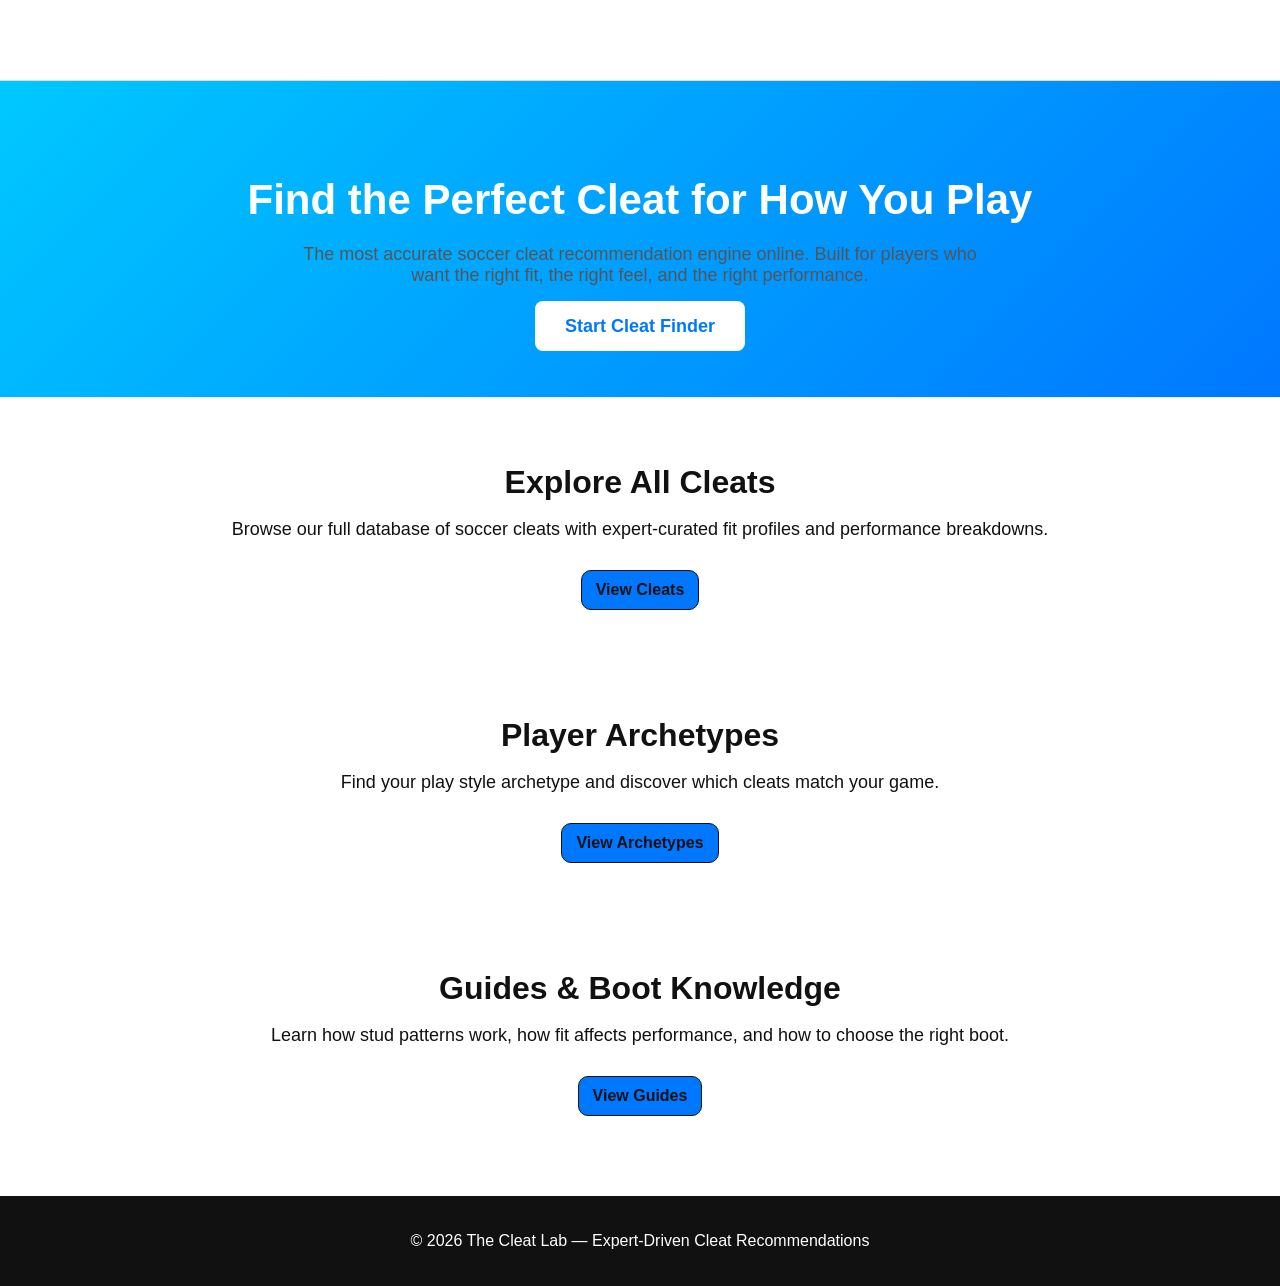
<file: index.html>
<!DOCTYPE html>
<html lang="en">
<head>
    <meta charset="UTF-8">
    <title>The Cleat Lab</title>
    <link rel="stylesheet" href="style.css">
</head>

<body>

    <!-- NAVIGATION -->
    <nav class="navbar">
        <div class="logo">The Cleat Lab</div>
        <ul class="nav-links">
            <li><a href="index.html">Home</a></li>
            <li><a href="finder.html">Cleat Finder</a></li>
            <li><a href="cleats.html">All Cleats</a></li>
            <li><a href="archetypes.html">Archetypes</a></li>
            <li><a href="guides.html">Guides</a></li>
            <li><a href="about.html">About</a></li>
        </ul>
    </nav>

    <!-- HERO SECTION -->
    <section class="hero">
        <h1>Find the Perfect Cleat for How You Play</h1>
        <p>The most accurate soccer cleat recommendation engine online. 
           Built for players who want the right fit, the right feel, and the right performance.</p>
        <a class="cta-button" href="finder.html">Start Cleat Finder</a>
    </section>

    <!-- SECTIONS -->
    <section class="section">
        <h2>Explore All Cleats</h2>
        <p>Browse our full database of soccer cleats with expert‑curated fit profiles and performance breakdowns.</p>
        <a class="section-button" href="cleats.html">View Cleats</a>
    </section>

    <section class="section">
        <h2>Player Archetypes</h2>
        <p>Find your play style archetype and discover which cleats match your game.</p>
        <a class="section-button" href="archetypes.html">View Archetypes</a>
    </section>

    <section class="section">
        <h2>Guides & Boot Knowledge</h2>
        <p>Learn how stud patterns work, how fit affects performance, and how to choose the right boot.</p>
        <a class="section-button" href="guides.html">View Guides</a>
    </section>

    <!-- FOOTER -->
    <footer>
        <p>© 2026 The Cleat Lab — Expert‑Driven Cleat Recommendations</p>
    </footer>

</body>
</html>
</file>
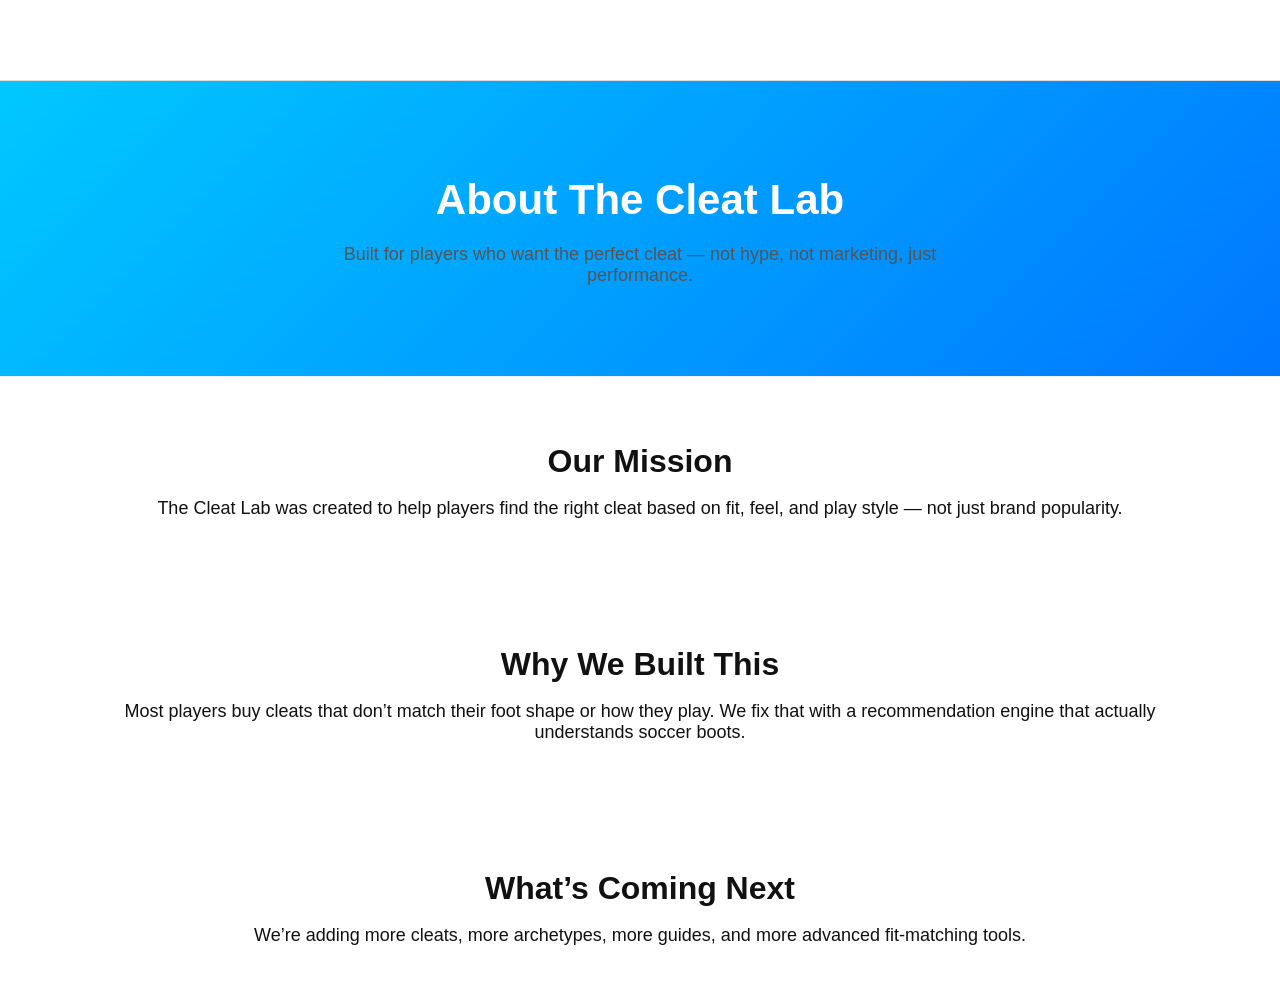
<file: about.html>
<!DOCTYPE html>
<html lang="en">
<head>
    <meta charset="UTF-8">
    <title>About The Cleat Lab</title>
    <link rel="stylesheet" href="style.css">
</head>

<body>

    <!-- NAVIGATION -->
    <nav class="navbar">
        <div class="logo">The Cleat Lab</div>
        <ul class="nav-links">
            <li><a href="index.html">Home</a></li>
            <li><a href="finder.html">Cleat Finder</a></li>
            <li><a href="cleats.html">All Cleats</a></li>
            <li><a href="archetypes.html">Archetypes</a></li>
            <li><a href="guides.html">Guides</a></li>
            <li><a href="about.html">About</a></li>
        </ul>
    </nav>

    <!-- HEADER -->
    <section class="hero">
        <h1>About The Cleat Lab</h1>
        <p>Built for players who want the perfect cleat — not hype, not marketing, just performance.</p>
    </section>

    <!-- ABOUT CONTENT -->
    <section class="section">
        <h2>Our Mission</h2>
        <p>The Cleat Lab was created to help players find the right cleat based on fit, feel, and play style — not just brand popularity.</p>
    </section>

    <section class="section">
        <h2>Why We Built This</h2>
        <p>Most players buy cleats that don’t match their foot shape or how they play.  
           We fix that with a recommendation engine that actually understands soccer boots.</p>
    </section>

    <section class="section">
        <h2>What’s Coming Next</h2>
        <p>We’re adding more cleats, more archetypes, more guides, and more advanced fit‑matching tools.</p>
    </section>

</body>
</html>
</file>
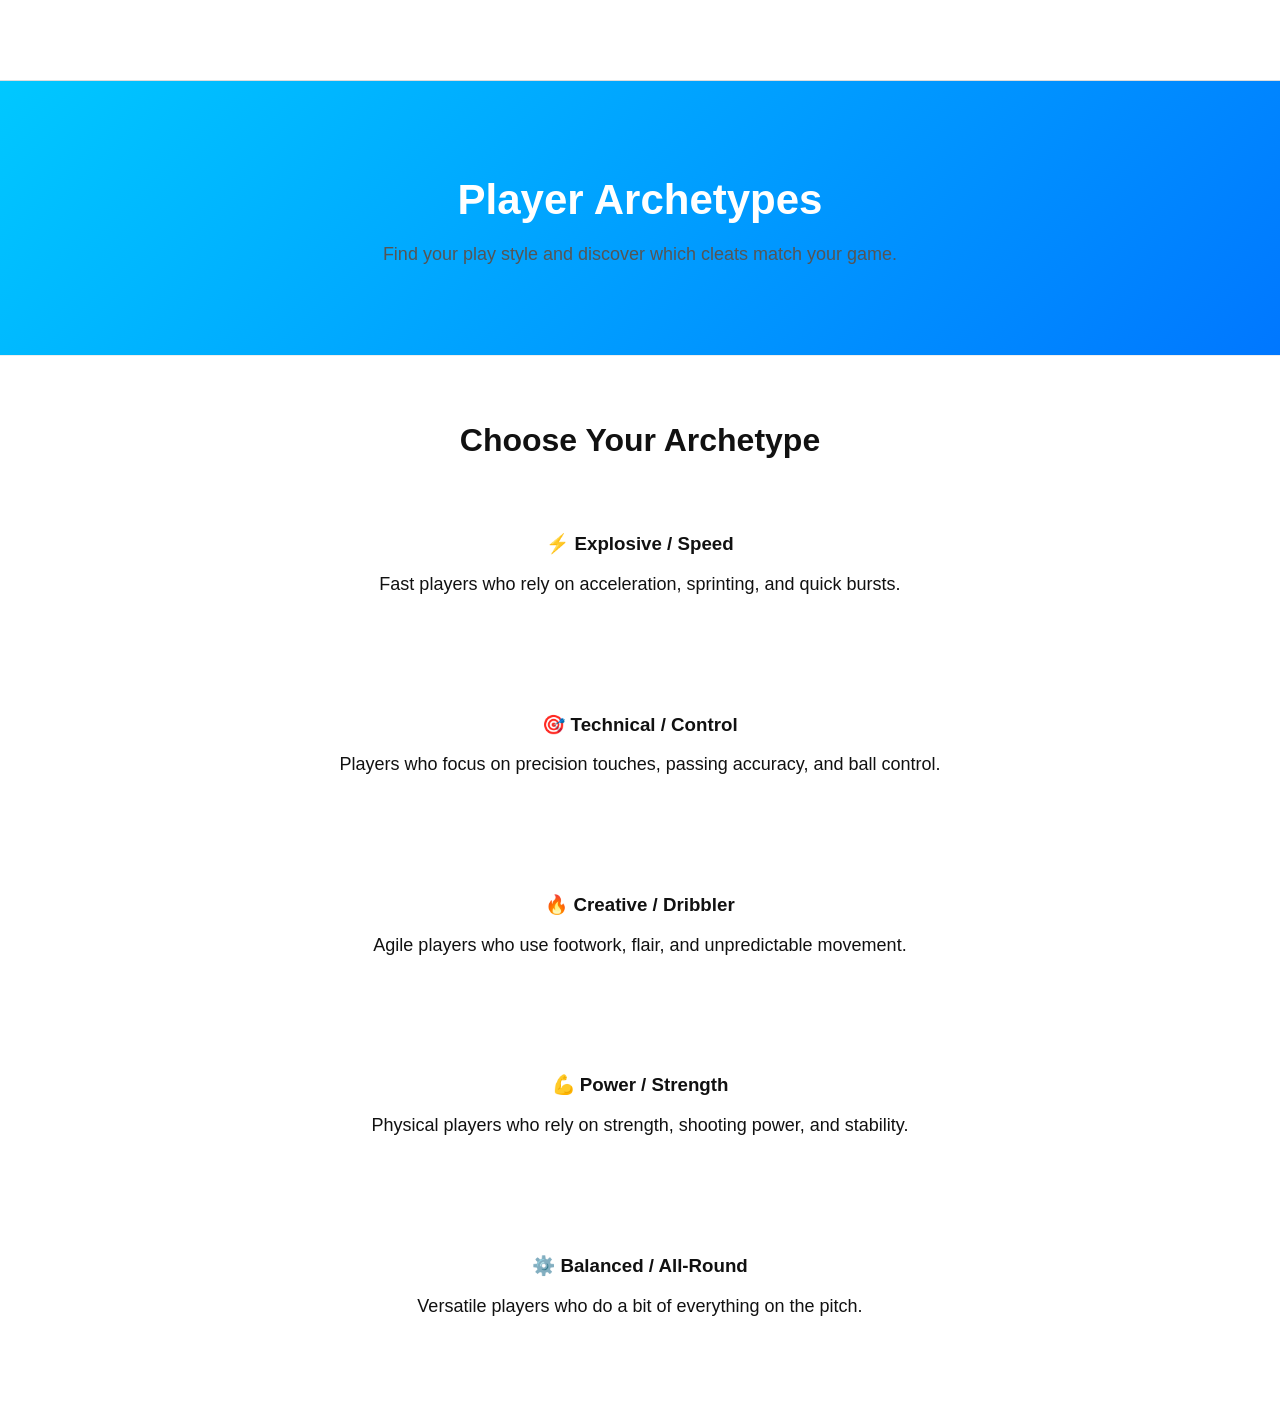
<file: archetypes.html>
<!DOCTYPE html>
<html lang="en">
<head>
    <meta charset="UTF-8">
    <title>Player Archetypes</title>
    <link rel="stylesheet" href="style.css">
</head>

<body>

    <!-- NAVIGATION -->
    <nav class="navbar">
        <div class="logo">The Cleat Lab</div>
        <ul class="nav-links">
            <li><a href="index.html">Home</a></li>
            <li><a href="finder.html">Cleat Finder</a></li>
            <li><a href="cleats.html">All Cleats</a></li>
            <li><a href="archetypes.html">Archetypes</a></li>
            <li><a href="guides.html">Guides</a></li>
            <li><a href="about.html">About</a></li>
        </ul>
    </nav>

    <!-- HEADER -->
    <section class="hero">
        <h1>Player Archetypes</h1>
        <p>Find your play style and discover which cleats match your game.</p>
    </section>

    <!-- ARCHETYPE LIST -->
    <section class="section">
        <h2>Choose Your Archetype</h2>

        <div id="archetypeList">
            <div class="section">
                <h3>⚡ Explosive / Speed</h3>
                <p>Fast players who rely on acceleration, sprinting, and quick bursts.</p>
            </div>

            <div class="section">
                <h3>🎯 Technical / Control</h3>
                <p>Players who focus on precision touches, passing accuracy, and ball control.</p>
            </div>

            <div class="section">
                <h3>🔥 Creative / Dribbler</h3>
                <p>Agile players who use footwork, flair, and unpredictable movement.</p>
            </div>

            <div class="section">
                <h3>💪 Power / Strength</h3>
                <p>Physical players who rely on strength, shooting power, and stability.</p>
            </div>

            <div class="section">
                <h3>⚙️ Balanced / All‑Round</h3>
                <p>Versatile players who do a bit of everything on the pitch.</p>
            </div>
        </div>
    </section>

</body>
</html>
</file>
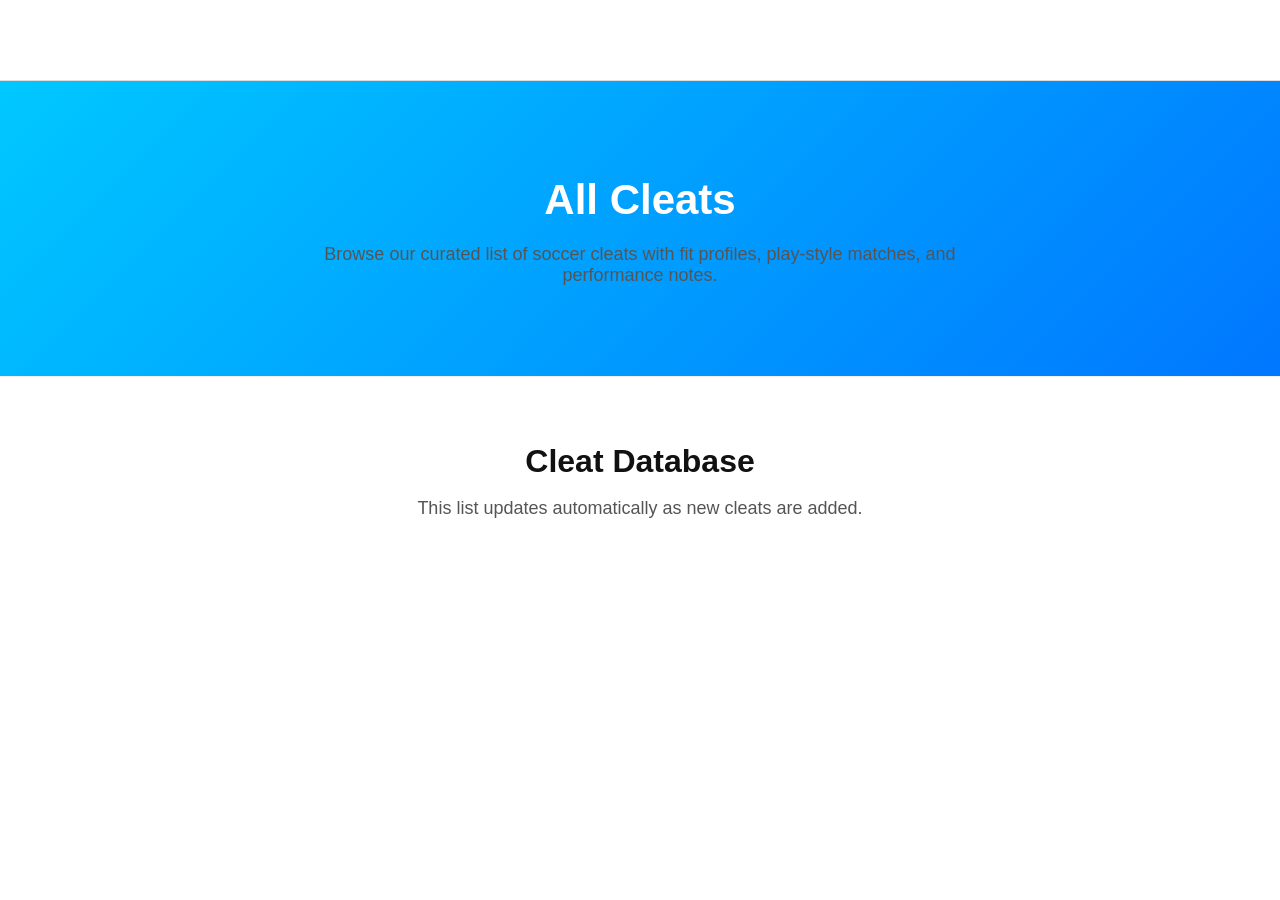
<file: cleats.html>
<!DOCTYPE html>
<html lang="en">
<head>
    <meta charset="UTF-8">
    <title>All Cleats</title>
    <link rel="stylesheet" href="style.css">
</head>

<body>

    <!-- NAVIGATION -->
    <nav class="navbar">
        <div class="logo">The Cleat Lab</div>
        <ul class="nav-links">
            <li><a href="index.html">Home</a></li>
            <li><a href="finder.html">Cleat Finder</a></li>
            <li><a href="cleats.html">All Cleats</a></li>
            <li><a href="archetypes.html">Archetypes</a></li>
            <li><a href="guides.html">Guides</a></li>
            <li><a href="about.html">About</a></li>
        </ul>
    </nav>

    <!-- HEADER -->
    <section class="hero">
        <h1>All Cleats</h1>
        <p>Browse our curated list of soccer cleats with fit profiles, play‑style matches, and performance notes.</p>
    </section>

    <!-- CLEAT LIST -->
    <section class="section">
        <h2>Cleat Database</h2>
        <p style="color:#555; margin-bottom:20px;">
            This list updates automatically as new cleats are added.
        </p>

        <!-- ONLY ONE cleatList div -->
        <div id="cleatList" class="cleat-grid"></div>
    </section>

    <script src="script.js"></script>

</body>
</html>
</file>
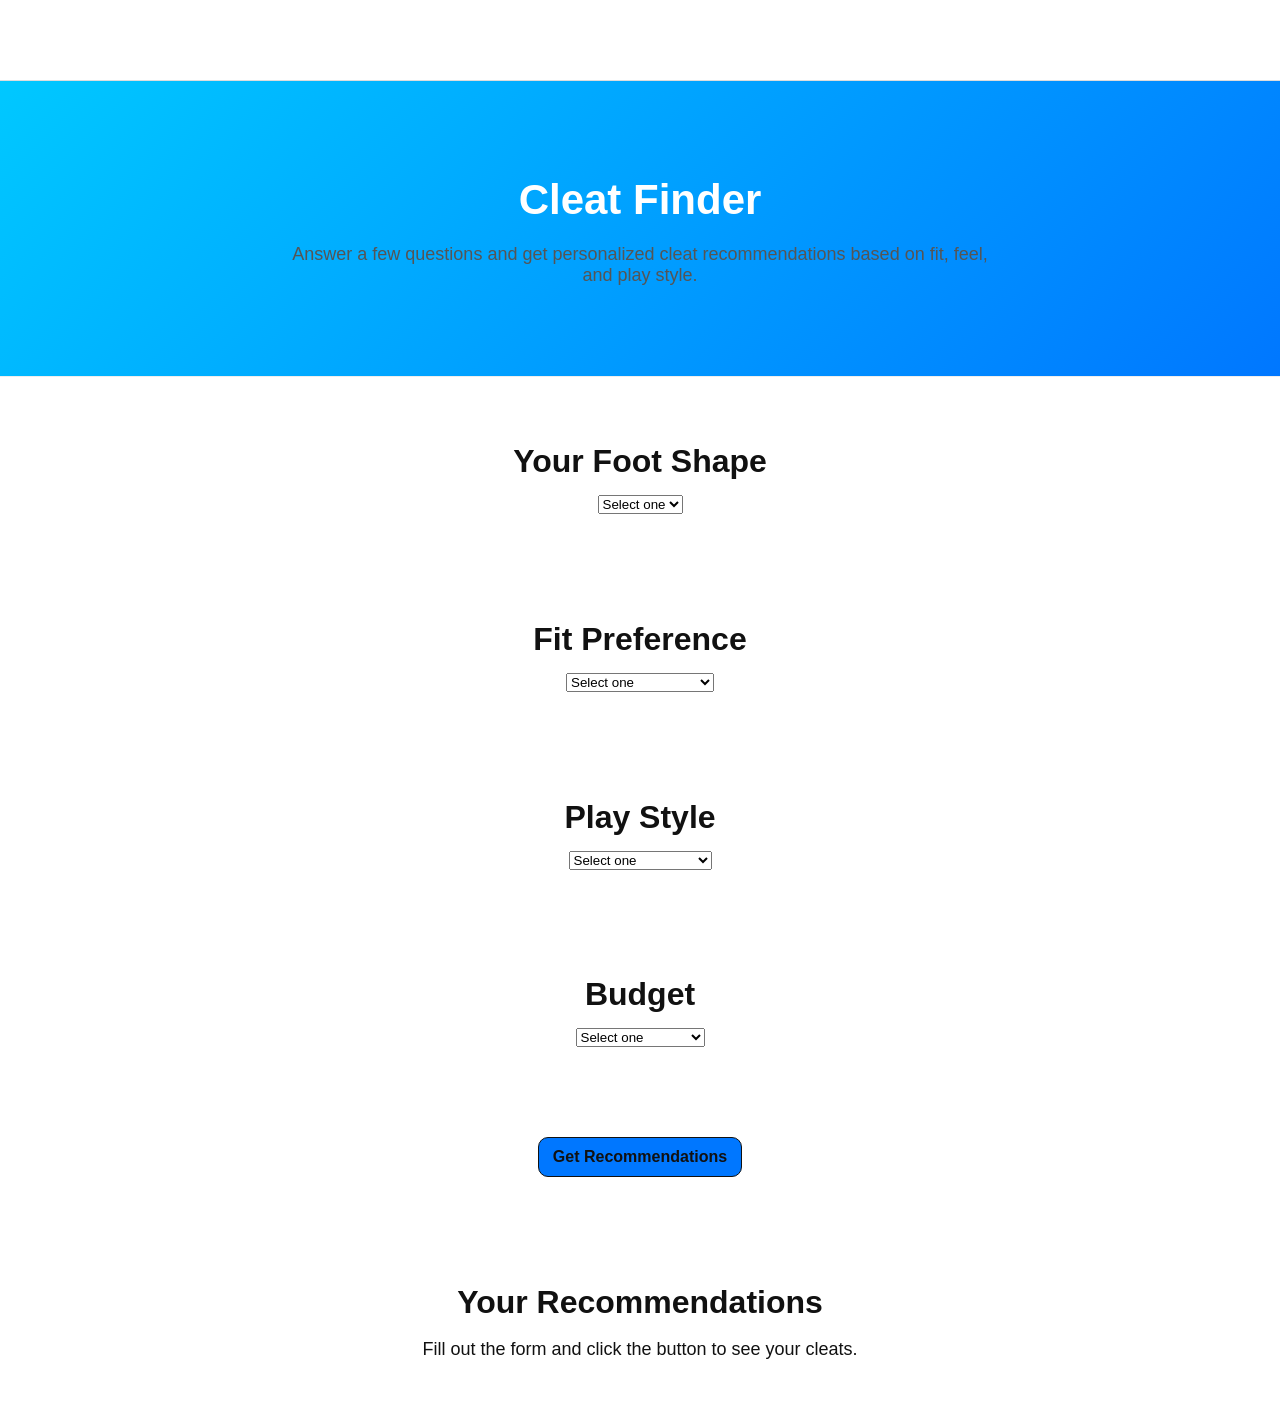
<file: finder.html>
<!DOCTYPE html>
<html lang="en">
<head>
    <meta charset="UTF-8">
    <title>Cleat Finder</title>
    <link rel="stylesheet" href="style.css">
</head>

<body>

    <!-- NAVIGATION -->
    <nav class="navbar">
        <div class="logo">The Cleat Lab</div>
        <ul class="nav-links">
            <li><a href="index.html">Home</a></li>
            <li><a href="finder.html">Cleat Finder</a></li>
            <li><a href="cleats.html">All Cleats</a></li>
            <li><a href="archetypes.html">Archetypes</a></li>
            <li><a href="guides.html">Guides</a></li>
            <li><a href="about.html">About</a></li>
        </ul>
    </nav>

    <!-- FINDER HEADER -->
    <section class="hero">
        <h1>Cleat Finder</h1>
        <p>Answer a few questions and get personalized cleat recommendations based on fit, feel, and play style.</p>
    </section>

    <!-- FINDER FORM -->
    <section class="section">
        <h2>Your Foot Shape</h2>
        <select id="footShape">
            <option value="">Select one</option>
            <option value="narrow">Narrow</option>
            <option value="regular">Regular</option>
            <option value="wide">Wide</option>
        </select>
    </section>

    <section class="section">
        <h2>Fit Preference</h2>
        <select id="fitPreference">
            <option value="">Select one</option>
            <option value="tight">Tight / Snug</option>
            <option value="regular">Regular</option>
            <option value="roomy">Roomy / Comfortable</option>
        </select>
    </section>

    <section class="section">
        <h2>Play Style</h2>
        <select id="playStyle">
            <option value="">Select one</option>
            <option value="explosive">Explosive / Fast</option>
            <option value="technical">Technical / Control</option>
            <option value="creative">Creative / Dribbler</option>
            <option value="power">Power / Strength</option>
            <option value="balanced">Balanced / All‑round</option>
        </select>
    </section>

    <section class="section">
        <h2>Budget</h2>
        <select id="budget">
            <option value="">Select one</option>
            <option value="low">Low ($50–$100)</option>
            <option value="mid">Mid ($100–$180)</option>
            <option value="high">High ($180–$300)</option>
        </select>
    </section>

    <section class="section">
        <button class="section-button" onclick="runCleatFinder()">Get Recommendations</button>
    </section>

    <!-- RESULTS -->
    <section class="section" id="resultsBox">
        <h2>Your Recommendations</h2>
        <p id="resultsText">Fill out the form and click the button to see your cleats.</p>
    </section>

    <script src="script.js"></script>

</body>
</html>
</file>
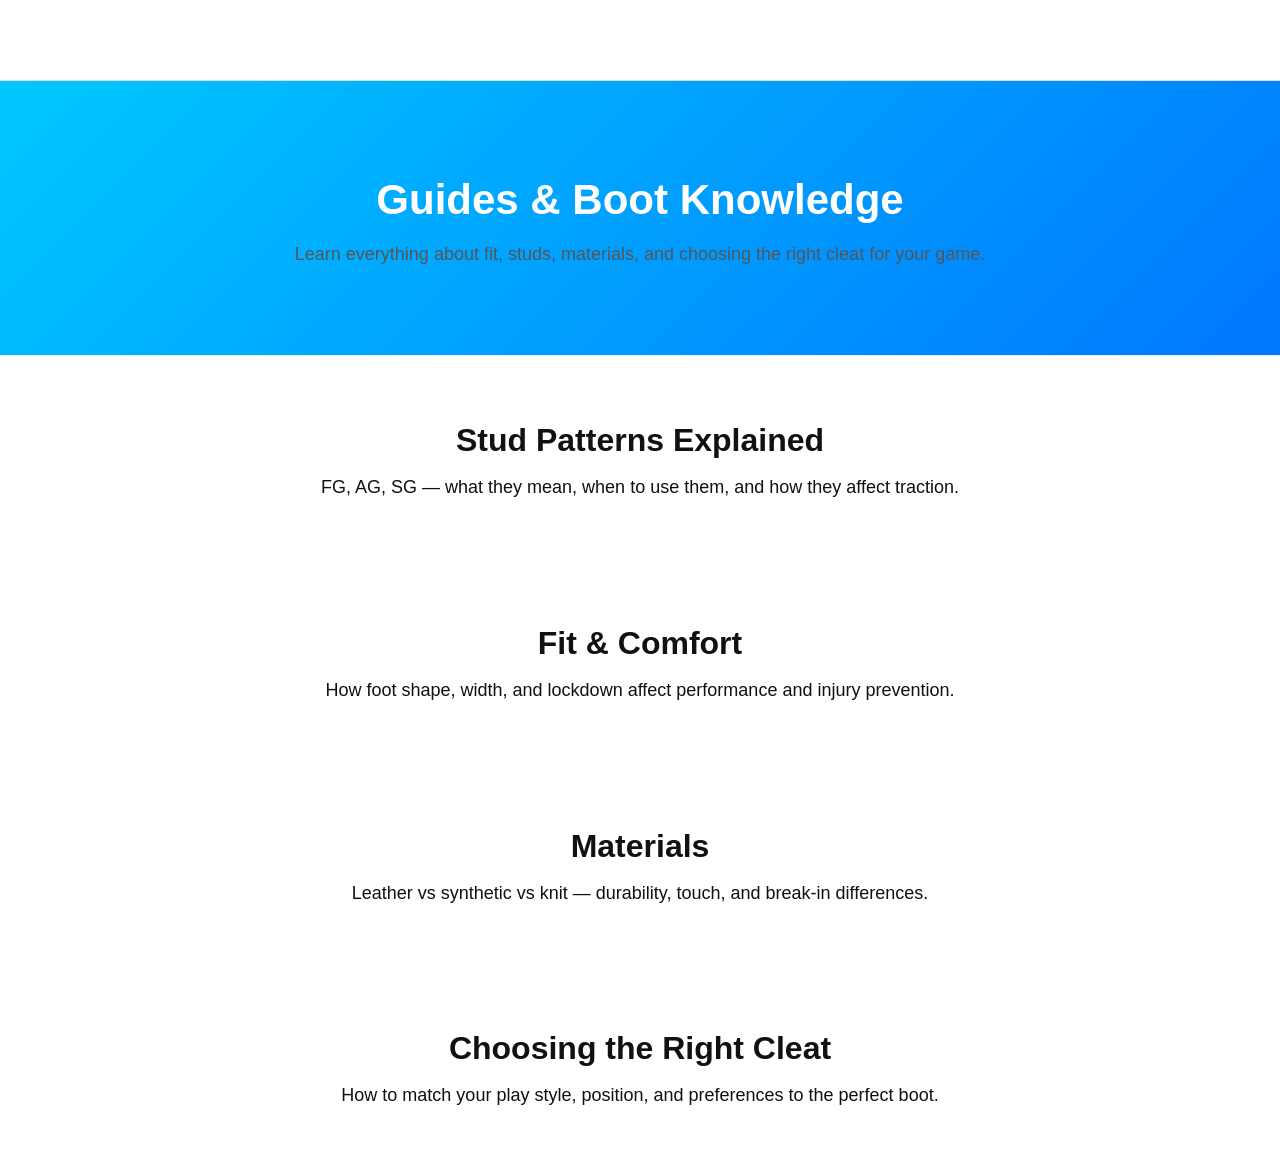
<file: guides.html>
<!DOCTYPE html>
<html lang="en">
<head>
    <meta charset="UTF-8">
    <title>Guides & Boot Knowledge</title>
    <link rel="stylesheet" href="style.css">
</head>

<body>

    <!-- NAVIGATION -->
    <nav class="navbar">
        <div class="logo">The Cleat Lab</div>
        <ul class="nav-links">
            <li><a href="index.html">Home</a></li>
            <li><a href="finder.html">Cleat Finder</a></li>
            <li><a href="cleats.html">All Cleats</a></li>
            <li><a href="archetypes.html">Archetypes</a></li>
            <li><a href="guides.html">Guides</a></li>
            <li><a href="about.html">About</a></li>
        </ul>
    </nav>

    <!-- HEADER -->
    <section class="hero">
        <h1>Guides & Boot Knowledge</h1>
        <p>Learn everything about fit, studs, materials, and choosing the right cleat for your game.</p>
    </section>

    <!-- GUIDE SECTIONS -->
    <section class="section">
        <h2>Stud Patterns Explained</h2>
        <p>FG, AG, SG — what they mean, when to use them, and how they affect traction.</p>
    </section>

    <section class="section">
        <h2>Fit & Comfort</h2>
        <p>How foot shape, width, and lockdown affect performance and injury prevention.</p>
    </section>

    <section class="section">
        <h2>Materials</h2>
        <p>Leather vs synthetic vs knit — durability, touch, and break‑in differences.</p>
    </section>

    <section class="section">
        <h2>Choosing the Right Cleat</h2>
        <p>How to match your play style, position, and preferences to the perfect boot.</p>
    </section>

</body>
</html>
</file>
<file: style.css>
/* GENERAL PAGE STYLE */
body {
    margin: 0;
    font-family: Arial, Helvetica, sans-serif;
    background: #f5f5f5;
    color: #222;
}

/* NAVIGATION BAR */
.navbar {
    display: flex;
    justify-content: space-between;
    align-items: center;
    background: #111;
    padding: 15px 30px;
}

.logo {
    color: #fff;
    font-size: 22px;
    font-weight: bold;
}

.nav-links {
    list-style: none;
    display: flex;
    gap: 20px;
}

.nav-links li a {
    color: #fff;
    text-decoration: none;
    font-size: 16px;
}

.nav-links li a:hover {
    color: #00c8ff;
}

/* HERO SECTION */
.hero {
    text-align: center;
    padding: 120px 20px;
    background: linear-gradient(135deg, #00c8ff, #0077ff);
    color: white;
}

.hero h1 {
    font-size: 48px;
    margin-bottom: 20px;
}

.hero p {
    font-size: 20px;
    max-width: 700px;
    margin: 0 auto 30px auto;
}

.cta-button {
    background: #fff;
    color: #0077ff;
    padding: 15px 30px;
    border-radius: 8px;
    text-decoration: none;
    font-size: 18px;
    font-weight: bold;
}

.cta-button:hover {
    background: #e6e6e6;
}

/* SECTIONS */
.section {
    text-align: center;
    padding: 60px 20px;
    background: #fff;
    margin: 30px auto;
    max-width: 900px;
    border-radius: 10px;
}

.section h2 {
    font-size: 32px;
    margin-bottom: 15px;
}

.section p {
    font-size: 18px;
    margin-bottom: 20px;
}

.section-button {
    background: #0077ff;
    color: #fff;
    padding: 12px 25px;
    border-radius: 8px;
    text-decoration: none;
    font-size: 16px;
}

.section-button:hover {
    background: #005fcc;
}

/* FOOTER */
footer {
    text-align: center;
    padding: 20px;
    background: #111;
    color: #fff;
    margin-top: 40px;
}


/* Minimalistic Reset */
body {
    background: #ffffff;
    color: #111;
    font-family: 'Inter', sans-serif;
    margin: 0;
    padding: 0;
}

/* Navigation */
.navbar {
    background: #fff;
    border-bottom: 1px solid #ddd;
    padding: 15px 30px;
    display: flex;
    justify-content: space-between;
    align-items: center;
}

.nav-links a {
    color: #111;
    font-weight: 500;
}

.nav-links a:hover {
    opacity: 0.6;
}

/* Hero */
.hero {
    text-align: center;
    padding: 60px 20px;
    border-bottom: 1px solid #eee;
}

.hero h1 {
    font-size: 42px;
    font-weight: 700;
}

.hero p {
    font-size: 18px;
    color: #555;
}

/* Section */
.section {
    padding: 40px 20px;
    max-width: 1100px;
    margin: auto;
}

/* Cleat Grid */
.cleat-grid {
    display: grid;
    grid-template-columns: repeat(auto-fill, minmax(240px, 1fr));
    gap: 30px;
    margin-top: 30px;
}

/* Cleat Card */
.cleat-card {
    background: #fff;
    border: 1px solid #eee;
    border-radius: 14px;
    padding: 20px;
    text-align: center;
    transition: 0.2s ease;
}

.cleat-card:hover {
    transform: translateY(-4px);
    box-shadow: 0 8px 20px rgba(0,0,0,0.05);
}

/* Cleat Image */
.cleat-image {
    width: 100%;
    border-radius: 12px;
    margin-bottom: 15px;
}

/* Button */
.section-button {
    display: inline-block;
    margin-top: 10px;
    padding: 10px 14px;
    border-radius: 10px;
    border: 1px solid #111;
    color: #111;
    text-decoration: none;
    font-weight: 600;
    transition: 0.2s;
}

.section-button:hover {
    background: #111;
    color: #fff;
}
</file>
